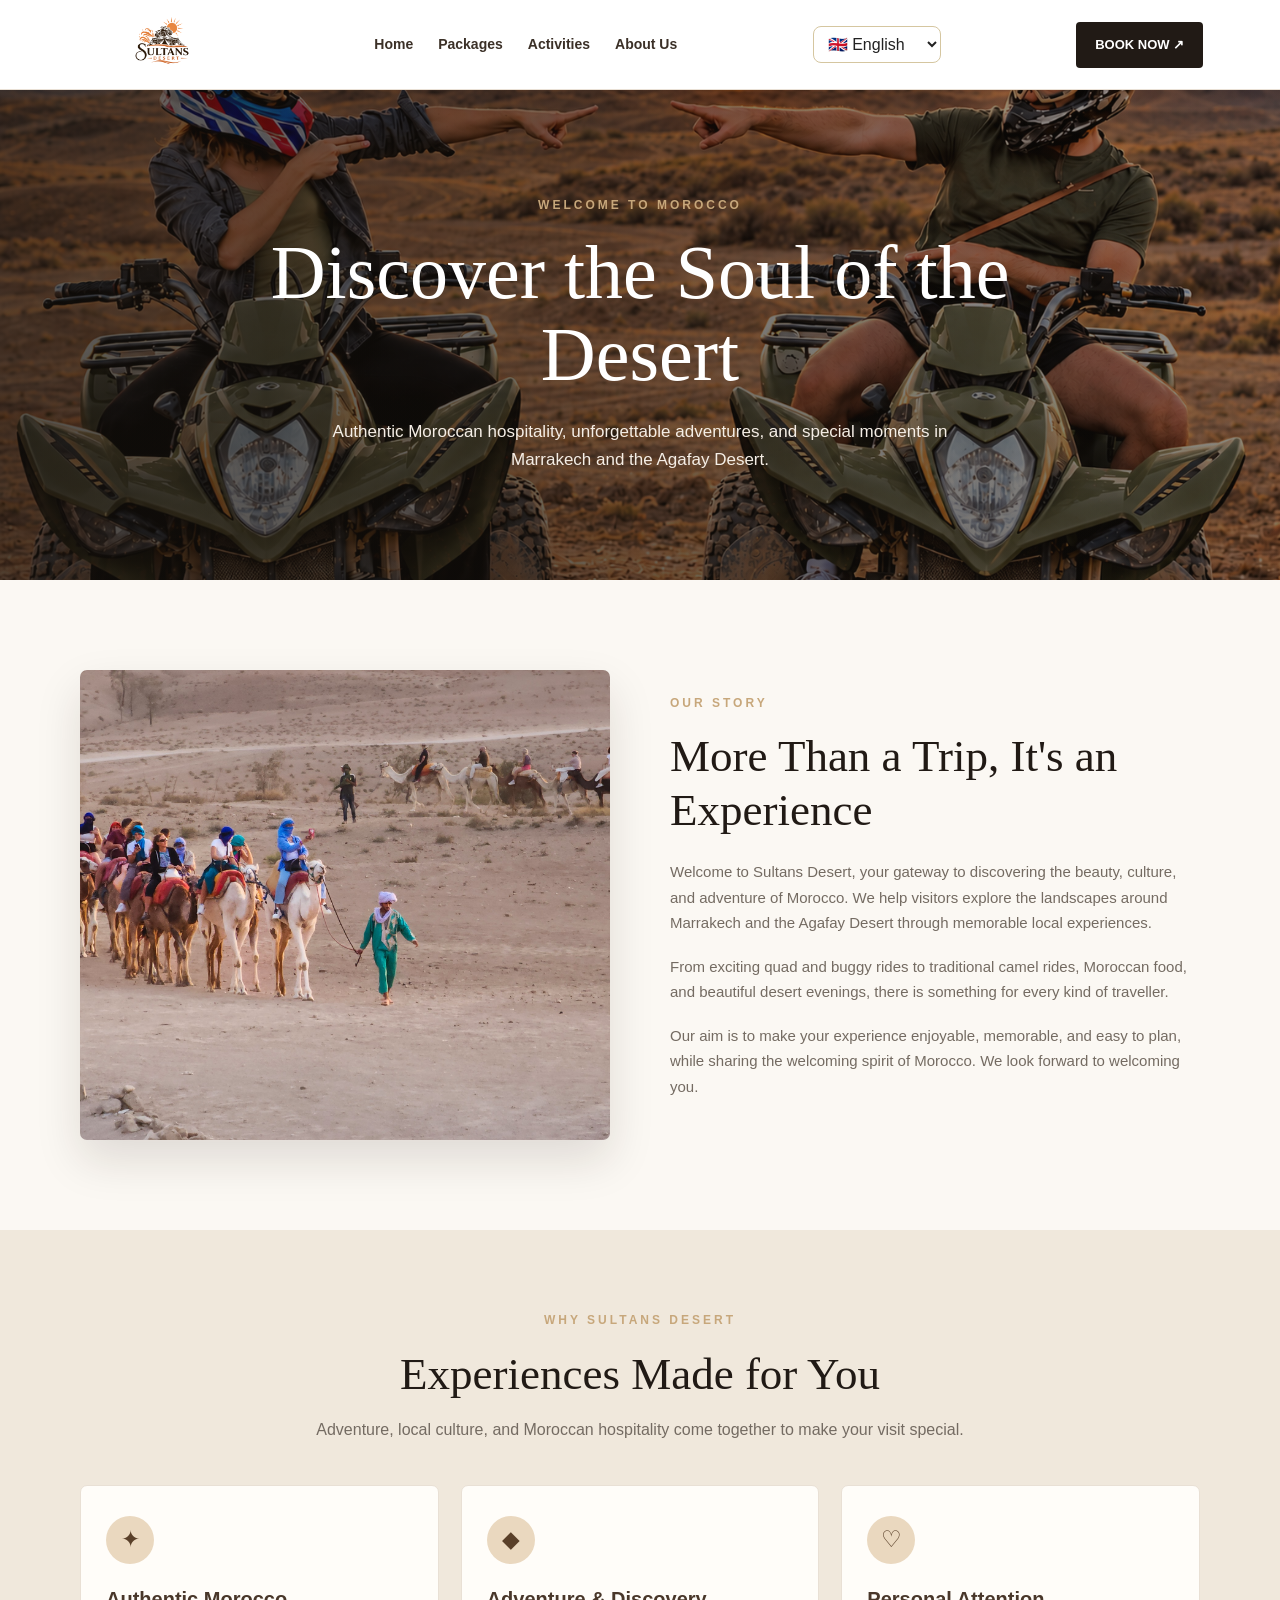
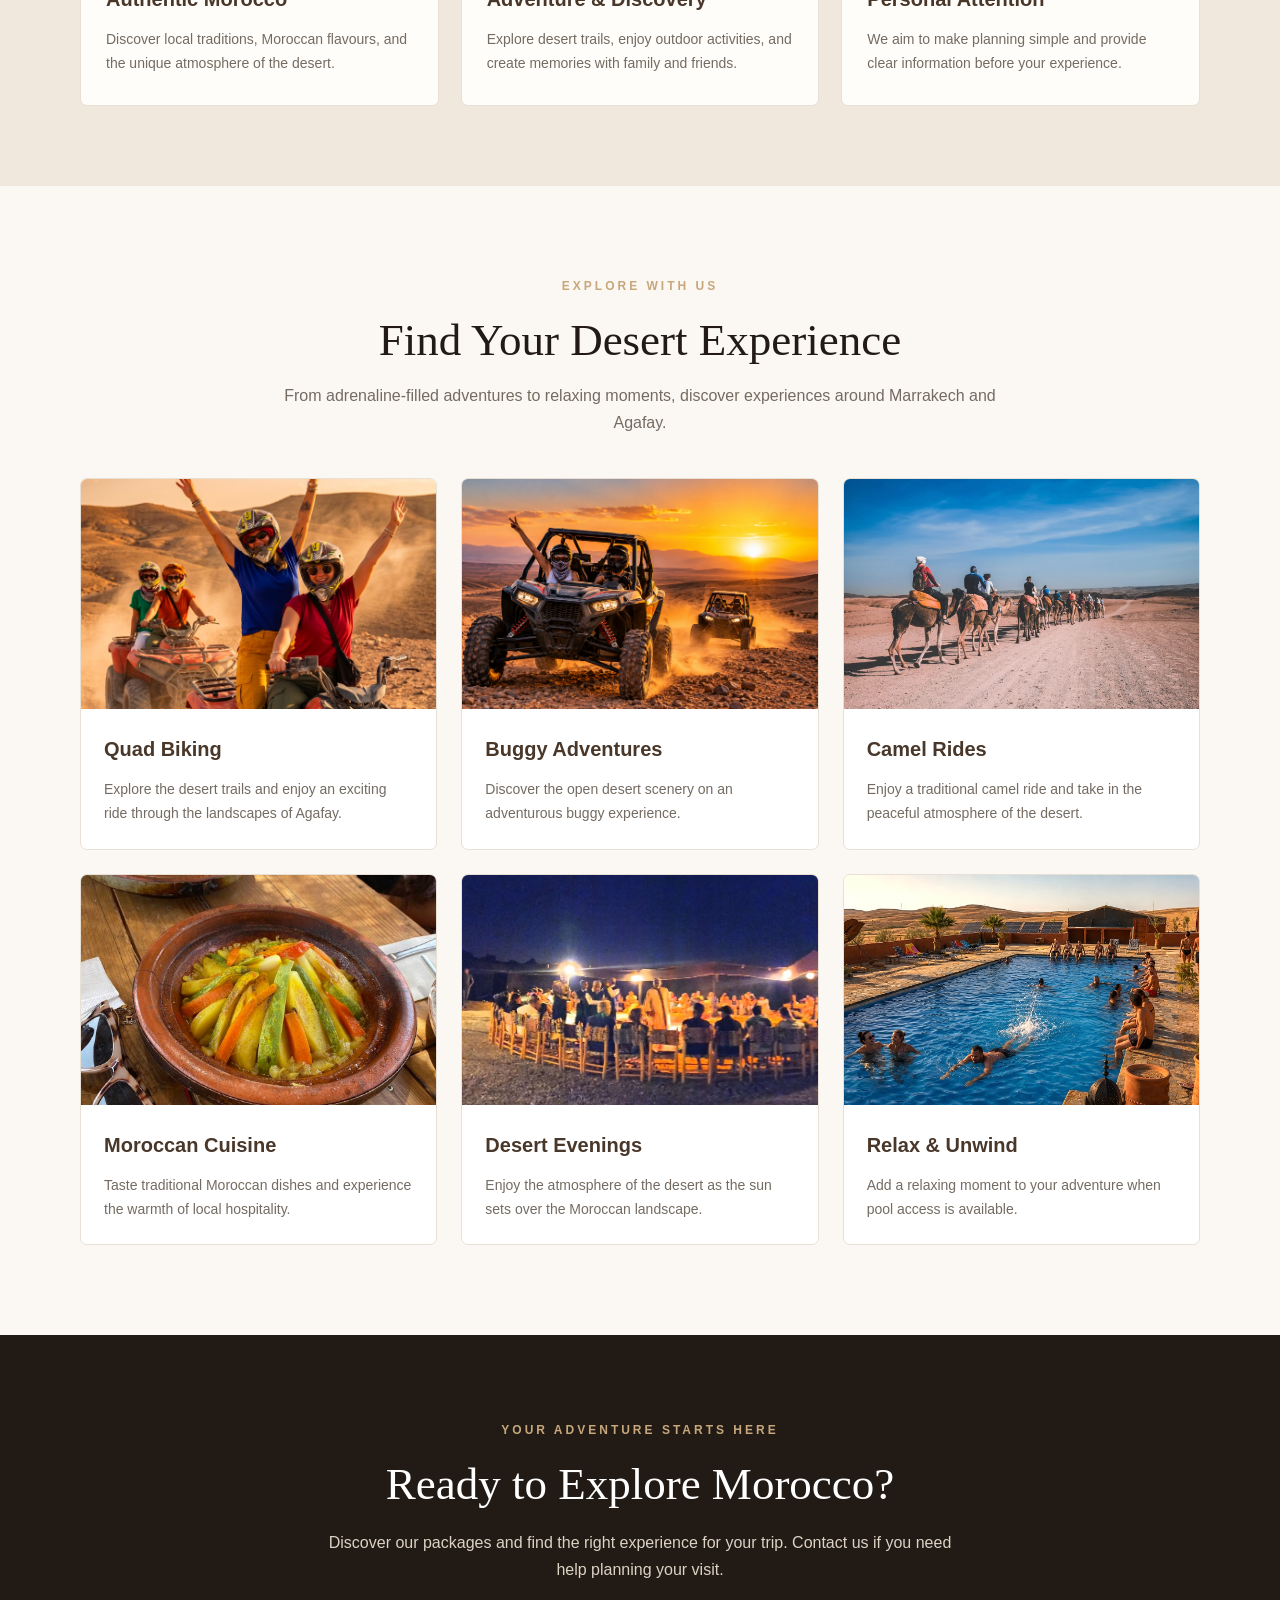
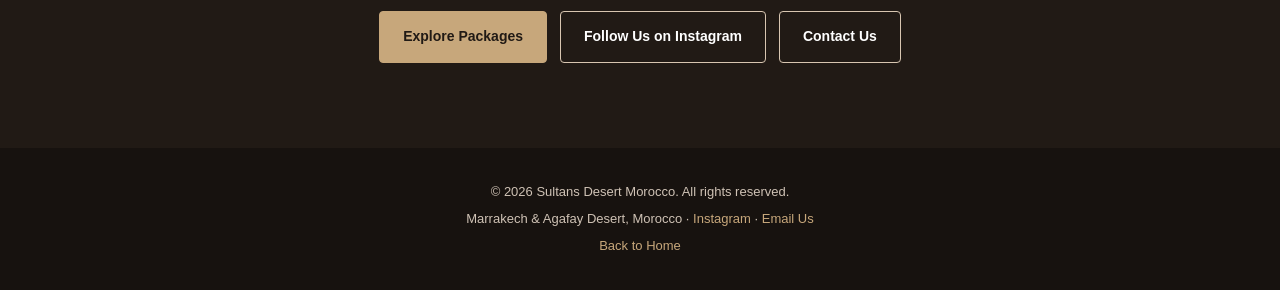
<file: about.html>
<!DOCTYPE html>
<html lang="en">
<head>
  <meta charset="UTF-8">
  <meta name="viewport" content="width=device-width, initial-scale=1">
  <meta name="theme-color" content="#fbf8f3">

  <title>About Us | Sultans Desert Morocco</title>
  <meta name="description" content="Discover Sultans Desert and enjoy unforgettable quad biking, buggy rides, camel rides and authentic Moroccan experiences in Marrakech and Agafay.">

  <link rel="icon" href="./favicon-32.png" type="image/png">

  <style>
    :root {
      --sand: #c7a77b;
      --dark: #211a15;
      --brown: #49372a;
      --cream: #fbf8f3;
      --muted: #746b62;
      --white: #fff;
      --border: #e9e0d5;
    }

    * {
      box-sizing: border-box;
    }

    html {
      scroll-behavior: smooth;
    }

    body {
      margin: 0;
      font-family: Arial, Helvetica, sans-serif;
      background: var(--cream);
      color: var(--dark);
      line-height: 1.7;
    }

    img {
      max-width: 100%;
    }

    a {
      color: inherit;
    }

    .header {
      min-height: 82px;
      padding: 15px 6%;
      display: flex;
      align-items: center;
      justify-content: space-between;
      gap: 24px;
      background: #fff;
      border-bottom: 1px solid var(--border);
    }

    .logo img {
      width: 170px;
      max-height: 58px;
      object-fit: contain;
    }

    .nav {
      display: flex;
      align-items: center;
      justify-content: center;
      gap: 25px;
      flex-wrap: wrap;
    }

    .nav a {
      text-decoration: none;
      font-size: 14px;
      font-weight: 600;
      color: #3b3027;
    }

    .nav a:hover {
      color: #a67d4d;
    }

    .language-picker {
      display: inline-flex;
      align-items: center;
      margin: 0 8px;
    }

    .language-picker select {
      background: #fff;
      border: 1px solid #d5c6a0;
      border-radius: 8px;
      padding: 8px 10px;
      font: inherit;
      max-width: 150px;
      color: #222;
      cursor: pointer;
    }

    .sr-only {
      position: absolute;
      width: 1px;
      height: 1px;
      padding: 0;
      margin: -1px;
      overflow: hidden;
      clip: rect(0, 0, 0, 0);
      white-space: nowrap;
      border: 0;
    }

    .book-button {
      display: inline-block;
      padding: 12px 19px;
      border-radius: 4px;
      background: var(--dark);
      color: white;
      font-size: 13px;
      font-weight: 700;
      text-decoration: none;
      white-space: nowrap;
    }

    .book-button:hover {
      background: #5b4230;
    }

    .hero {
      min-height: 490px;
      padding: 80px 22px;
      display: flex;
      align-items: center;
      justify-content: center;
      text-align: center;
      color: white;
      background:
        linear-gradient(90deg, rgba(20, 16, 12, .62), rgba(20, 16, 12, .28)),
        linear-gradient(rgba(20, 16, 12, .15), rgba(20, 16, 12, .35)),
        url("./quad-hero.png") center 55% / cover no-repeat;
    }

    .hero-content {
      max-width: 820px;
    }

    .eyebrow {
      display: block;
      margin-bottom: 16px;
      color: var(--sand);
      font-size: 12px;
      font-weight: 700;
      letter-spacing: 3px;
      text-transform: uppercase;
    }

    .hero h1 {
      margin: 0 0 22px;
      font-family: Georgia, "Times New Roman", serif;
      font-size: clamp(42px, 7vw, 76px);
      line-height: 1.08;
      font-weight: 500;
    }

    .hero p {
      max-width: 660px;
      margin: 0 auto;
      color: #f5eee6;
      font-size: 17px;
    }

    .container {
      width: min(1120px, 88%);
      margin: auto;
    }

    .story {
      padding: 90px 0;
    }

    .story-grid {
      display: grid;
      grid-template-columns: 1fr 1fr;
      gap: 60px;
      align-items: center;
    }

    .story-image {
      width: 100%;
      height: 470px;
      object-fit: cover;
      display: block;
      border-radius: 7px;
      box-shadow: 0 20px 45px rgba(37, 27, 18, .13);
    }

    h2 {
      font-family: Georgia, "Times New Roman", serif;
      font-weight: 500;
      font-size: clamp(32px, 4vw, 45px);
      line-height: 1.2;
    }

    .story h2 {
      margin: 0 0 22px;
    }

    .story p {
      margin: 0 0 18px;
      color: var(--muted);
      font-size: 15px;
    }

    .values {
      padding: 80px 0;
      background: #f0e8dc;
    }

    .section-heading {
      max-width: 720px;
      margin: 0 auto 42px;
      text-align: center;
    }

    .section-heading h2 {
      margin: 0 0 15px;
    }

    .section-heading p {
      margin: 0;
      color: var(--muted);
    }

    .values-grid {
      display: grid;
      grid-template-columns: repeat(3, 1fr);
      gap: 22px;
    }

    .value-card {
      padding: 30px 25px;
      background: #fffdf9;
      border: 1px solid var(--border);
      border-radius: 7px;
    }

    .value-icon {
      width: 48px;
      height: 48px;
      margin-bottom: 18px;
      display: grid;
      place-items: center;
      border-radius: 50%;
      background: #ead8bf;
      color: #5a4029;
      font-size: 23px;
    }

    .value-card h3,
    .activity-card h3 {
      margin: 0 0 12px;
      font-size: 20px;
      color: var(--brown);
    }

    .value-card p,
    .activity-card p {
      margin: 0;
      color: var(--muted);
      font-size: 14px;
    }

    .activities {
      padding: 90px 0;
    }

    .activities-grid {
      display: grid;
      grid-template-columns: repeat(3, 1fr);
      gap: 24px;
    }

    .activity-card {
      overflow: hidden;
      background: white;
      border: 1px solid var(--border);
      border-radius: 7px;
      transition: transform .2s, box-shadow .2s;
    }

    .activity-card:hover {
      transform: translateY(-4px);
      box-shadow: 0 15px 30px rgba(37, 27, 18, .10);
    }

    .activity-card img {
      width: 100%;
      height: 230px;
      display: block;
      object-fit: cover;
      background: #e9dfd2;
    }

    .activity-content {
      padding: 23px;
    }

    .cta {
      padding: 85px 20px;
      background: var(--dark);
      color: white;
      text-align: center;
    }

    .cta h2 {
      margin: 0 0 18px;
      color: white;
    }

    .cta p {
      max-width: 650px;
      margin: 0 auto 28px;
      color: #ded2c5;
    }

    .cta-buttons {
      display: flex;
      flex-wrap: wrap;
      justify-content: center;
      gap: 13px;
    }

    .cta-button {
      display: inline-block;
      padding: 13px 23px;
      border: 1px solid var(--sand);
      border-radius: 4px;
      background: var(--sand);
      color: #211a15;
      font-size: 14px;
      font-weight: 700;
      text-decoration: none;
    }

    .cta-button.secondary {
      background: transparent;
      color: white;
      border-color: #d8c6b1;
    }

    .footer {
      padding: 28px 20px;
      text-align: center;
      background: #17120f;
      color: #cfc2b5;
      font-size: 13px;
    }

    .footer p {
      margin: 5px 0;
    }

    .footer a {
      color: var(--sand);
      text-decoration: none;
    }

    html[dir="rtl"] body {
      direction: rtl;
      text-align: right;
    }

    html[dir="rtl"] .header,
    html[dir="rtl"] .nav,
    html[dir="rtl"] .cta-buttons {
      direction: rtl;
    }

    @media (max-width: 850px) {
      .header {
        flex-wrap: wrap;
        justify-content: center;
      }

      .nav {
        gap: 15px;
      }

      .story-grid {
        grid-template-columns: 1fr;
        gap: 32px;
      }

      .story-image {
        height: 350px;
      }

      .values-grid,
      .activities-grid {
        grid-template-columns: repeat(2, minmax(0, 1fr));
      }
    }

    @media (max-width: 560px) {
      .header {
        padding: 15px;
        gap: 14px;
      }

      .logo img {
        width: 145px;
      }

      .nav {
        width: 100%;
        gap: 12px 18px;
      }

      .nav a {
        font-size: 13px;
      }

      .language-picker {
        margin: 0;
      }

      .hero {
        min-height: 390px;
        padding: 60px 20px;
      }

      .hero p {
        font-size: 15px;
      }

      .container {
        width: 90%;
      }

      .story,
      .activities {
        padding: 60px 0;
      }

      .values {
        padding: 60px 0;
      }

      .values-grid,
      .activities-grid {
        grid-template-columns: 1fr;
      }

      .story-image {
        height: 290px;
      }

      .activity-card img {
        height: 240px;
      }

      .cta-buttons {
        flex-direction: column;
        align-items: stretch;
        max-width: 320px;
        margin: auto;
      }
    }
  </style>
</head>

<body>

  <header class="header">
    <a class="logo" href="./index.html" aria-label="Sultans Desert home">
      <img
        src="./logo-header.png"
        alt="Sultans Desert Morocco"
        onerror="this.onerror=null;this.src='./logo.png';"
      >
    </a>

    <nav class="nav" aria-label="Main navigation">
      <a href="./index.html">Home</a>
      <a href="./index.html#packs">Packages</a>
      <a href="./index.html#activities">Activities</a>
      <a href="./about.html" aria-current="page">About Us</a>
    </nav>

    <label class="language-picker" aria-label="Choose language">
      <span class="sr-only">Language</span>
      <select id="site-language" aria-label="Choose language">
        <option value="en">🇬🇧 English</option>
        <option value="fr">🇫🇷 Français</option>
        <option value="es">🇪🇸 Español</option>
        <option value="ar">🇲🇦 العربية</option>
        <option value="it">🇮🇹 Italiano</option>
      </select>
    </label>

    <a class="book-button" href="./index.html#booking">BOOK NOW ↗</a>
  </header>

  <main>
    <section class="hero">
      <div class="hero-content">
        <span class="eyebrow">Welcome to Morocco</span>
        <h1>Discover the Soul of the Desert</h1>
        <p>
          Authentic Moroccan hospitality, unforgettable adventures,
          and special moments in Marrakech and the Agafay Desert.
        </p>
      </div>
    </section>

    <section class="story">
      <div class="container story-grid">
        <img
          class="story-image"
          src="./quad-group.jpg"
          alt="Guests discovering the Agafay Desert"
          loading="lazy"
          onerror="this.onerror=null;this.src='./quad-hero.png';"
        >

        <div>
          <span class="eyebrow">Our Story</span>
          <h2>More Than a Trip, It's an Experience</h2>

          <p>
            Welcome to Sultans Desert, your gateway to discovering the
            beauty, culture, and adventure of Morocco. We help visitors
            explore the landscapes around Marrakech and the Agafay Desert
            through memorable local experiences.
          </p>

          <p>
            From exciting quad and buggy rides to traditional camel rides,
            Moroccan food, and beautiful desert evenings, there is
            something for every kind of traveller.
          </p>

          <p>
            Our aim is to make your experience enjoyable, memorable, and
            easy to plan, while sharing the welcoming spirit of Morocco.
            We look forward to welcoming you.
          </p>
        </div>
      </div>
    </section>

    <section class="values">
      <div class="container">
        <div class="section-heading">
          <span class="eyebrow">Why Sultans Desert</span>
          <h2>Experiences Made for You</h2>
          <p>
            Adventure, local culture, and Moroccan hospitality come
            together to make your visit special.
          </p>
        </div>

        <div class="values-grid">
          <article class="value-card">
            <div class="value-icon" aria-hidden="true">✦</div>
            <h3>Authentic Morocco</h3>
            <p>
              Discover local traditions, Moroccan flavours, and the
              unique atmosphere of the desert.
            </p>
          </article>

          <article class="value-card">
            <div class="value-icon" aria-hidden="true">◆</div>
            <h3>Adventure & Discovery</h3>
            <p>
              Explore desert trails, enjoy outdoor activities, and
              create memories with family and friends.
            </p>
          </article>

          <article class="value-card">
            <div class="value-icon" aria-hidden="true">♡</div>
            <h3>Personal Attention</h3>
            <p>
              We aim to make planning simple and provide clear
              information before your experience.
            </p>
          </article>
        </div>
      </div>
    </section>

    <section class="activities">
      <div class="container">
        <div class="section-heading">
          <span class="eyebrow">Explore With Us</span>
          <h2>Find Your Desert Experience</h2>
          <p>
            From adrenaline-filled adventures to relaxing moments,
            discover experiences around Marrakech and Agafay.
          </p>
        </div>

        <div class="activities-grid">
          <article class="activity-card">
            <img
              src="./quad-ride.jpeg"
              alt="Quad biking in the Agafay Desert"
              loading="lazy"
              onerror="this.onerror=null;this.src='./quad-hero.png';"
            >
            <div class="activity-content">
              <h3>Quad Biking</h3>
              <p>
                Explore the desert trails and enjoy an exciting ride
                through the landscapes of Agafay.
              </p>
            </div>
          </article>

          <article class="activity-card">
            <img
              src="./buggy-new.png"
              alt="Buggy adventure in Morocco"
              loading="lazy"
              onerror="this.onerror=null;this.src='./buggy-sunset.jpeg';"
            >
            <div class="activity-content">
              <h3>Buggy Adventures</h3>
              <p>
                Discover the open desert scenery on an adventurous
                buggy experience.
              </p>
            </div>
          </article>

          <article class="activity-card">
            <img
              src="./camel-ride.jpg"
              alt="Camel ride in the Moroccan desert"
              loading="lazy"
              onerror="this.onerror=null;this.src='./camel-desert.jpg';"
            >
            <div class="activity-content">
              <h3>Camel Rides</h3>
              <p>
                Enjoy a traditional camel ride and take in the peaceful
                atmosphere of the desert.
              </p>
            </div>
          </article>

          <article class="activity-card">
            <img
              src="./moroccan-lunch.jpg"
              alt="Traditional Moroccan lunch"
              loading="lazy"
            >
            <div class="activity-content">
              <h3>Moroccan Cuisine</h3>
              <p>
                Taste traditional Moroccan dishes and experience
                the warmth of local hospitality.
              </p>
            </div>
          </article>

          <article class="activity-card">
            <img
              src="./desert-evening.jpg"
              alt="Sunset and evening in the desert"
              loading="lazy"
            >
            <div class="activity-content">
              <h3>Desert Evenings</h3>
              <p>
                Enjoy the atmosphere of the desert as the sun sets
                over the Moroccan landscape.
              </p>
            </div>
          </article>

          <article class="activity-card">
            <img
              src="./desert-pool.jpg"
              alt="Pool in a desert setting"
              loading="lazy"
            >
            <div class="activity-content">
              <h3>Relax & Unwind</h3>
              <p>
                Add a relaxing moment to your adventure when pool
                access is available.
              </p>
            </div>
          </article>
        </div>
      </div>
    </section>

    <section class="cta">
      <span class="eyebrow">Your Adventure Starts Here</span>
      <h2>Ready to Explore Morocco?</h2>
      <p>
        Discover our packages and find the right experience for your
        trip. Contact us if you need help planning your visit.
      </p>

      <div class="cta-buttons">
        <a class="cta-button" href="./index.html#packs">
          Explore Packages
        </a>

        <a
          class="cta-button secondary"
          href="https://www.instagram.com/sultansdesert/"
          target="_blank"
          rel="noopener noreferrer"
        >
          Follow Us on Instagram
        </a>

        <a
          class="cta-button secondary"
          href="mailto:sultansdesert@gmail.com"
        >
          Contact Us
        </a>
      </div>
    </section>
  </main>

  <footer class="footer">
    <p>© <span id="year">2026</span> Sultans Desert Morocco. All rights reserved.</p>
    <p>
      Marrakech & Agafay Desert, Morocco
      · <a href="https://www.instagram.com/sultansdesert/" target="_blank" rel="noopener noreferrer">Instagram</a>
      · <a href="mailto:sultansdesert@gmail.com">Email Us</a>
    </p>
    <p><a href="./index.html">Back to Home</a></p>
  </footer>

  <script>
    document.getElementById("year").textContent =
      new Date().getFullYear();
  </script>

  <script src="./languages.js"></script>

</body>
</html>
</file>
